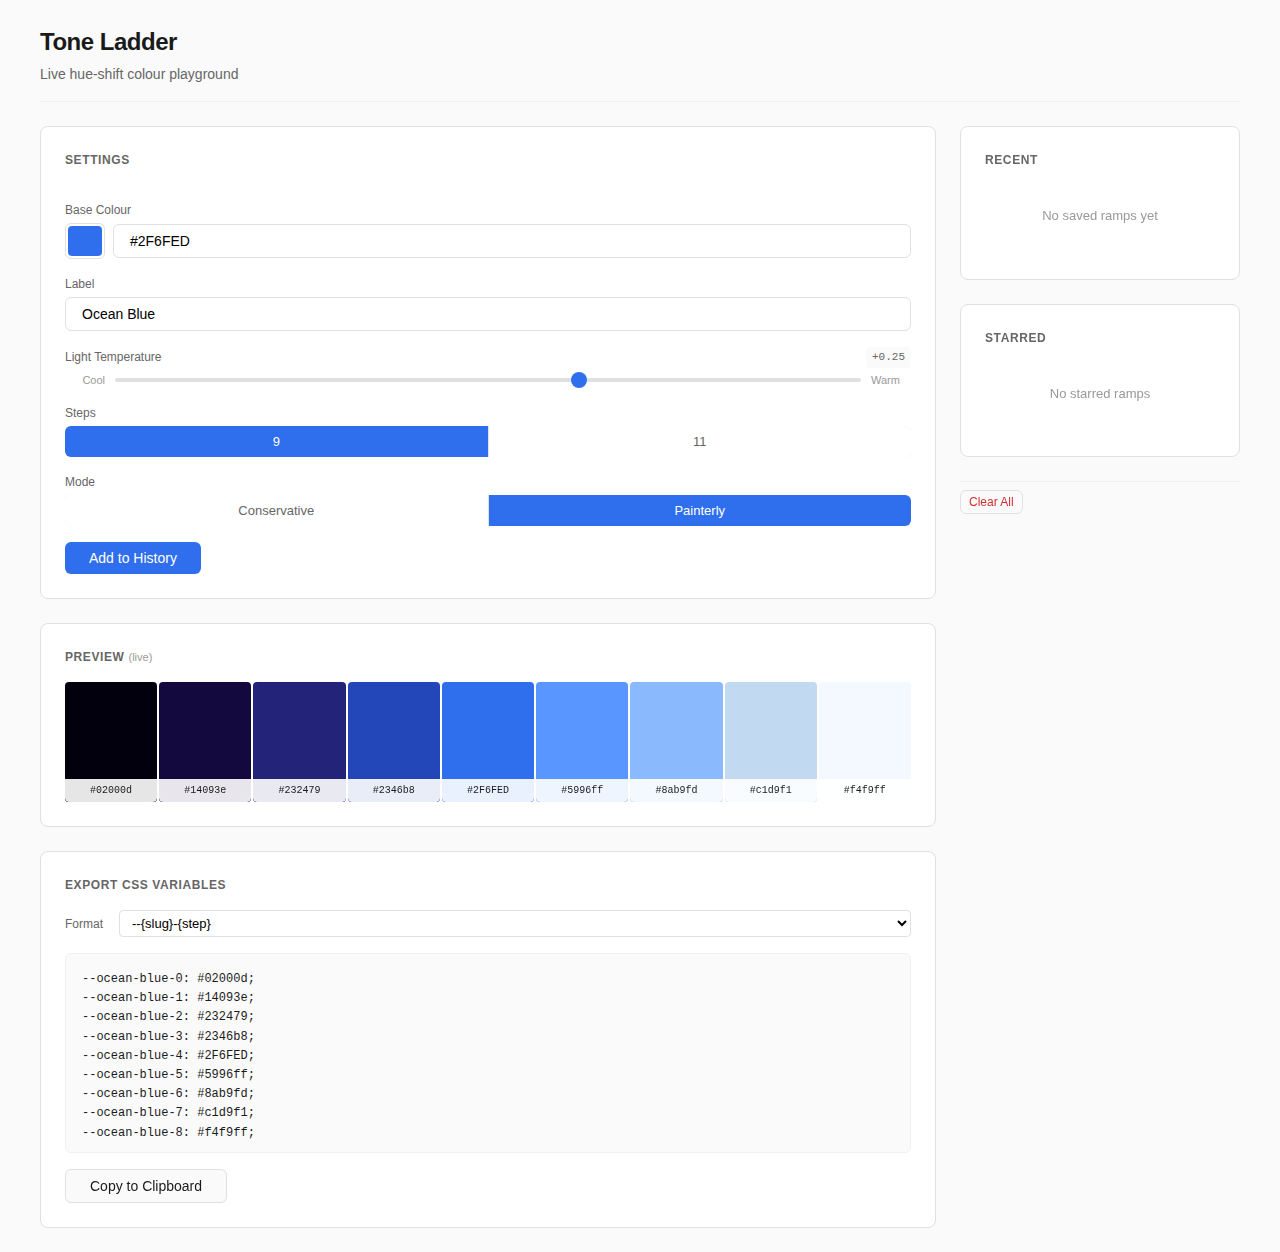
<file: index.html>
<!DOCTYPE html>
<html lang="en">
<head>
  <meta charset="UTF-8">
  <meta name="viewport" content="width=device-width, initial-scale=1.0">
  <title>Tone Ladder</title>
  <link rel="stylesheet" href="./assets/css/styles.css">
</head>
<body>
  <div class="app">
    <header class="header">
      <h1>Tone Ladder</h1>
      <p class="tagline">Live hue-shift colour playground</p>
    </header>

    <main class="main">
      <!-- Input Panel -->
      <section class="panel panel--input">
        <h2 class="panel__title">Settings</h2>

        <div class="input-group">
          <label for="input-hex">Base Colour</label>
          <div class="input-row">
            <input type="color" id="input-color-picker" class="color-picker">
            <input type="text" id="input-hex" placeholder="#2F6FED" maxlength="7">
          </div>
        </div>

        <div class="input-group">
          <label for="input-label">Label</label>
          <input type="text" id="input-label" placeholder="Ocean Blue" required>
        </div>

        <div class="input-group">
          <label for="input-temperature">
            Light Temperature
            <span class="temperature-value" id="temperature-display">+0.25</span>
          </label>
          <div class="slider-container">
            <span class="slider-label slider-label--left">Cool</span>
            <input type="range" id="input-temperature" min="-1" max="1" step="0.05" value="0.25">
            <span class="slider-label slider-label--right">Warm</span>
          </div>
        </div>

        <div class="input-group">
          <label>Steps</label>
          <div class="button-group" role="radiogroup" aria-label="Number of steps">
            <button type="button" class="btn-toggle" data-steps="9" aria-pressed="true">9</button>
            <button type="button" class="btn-toggle" data-steps="11" aria-pressed="false">11</button>
          </div>
        </div>

        <div class="input-group">
          <label>Mode</label>
          <div class="button-group" role="radiogroup" aria-label="Algorithm mode">
            <button type="button" class="btn-toggle" data-mode="conservative" aria-pressed="false">Conservative</button>
            <button type="button" class="btn-toggle" data-mode="painterly" aria-pressed="true">Painterly</button>
          </div>
        </div>

        <div class="action-row">
          <button type="button" id="btn-generate" class="btn btn--primary">Add to History</button>
          <span class="add-feedback" id="add-feedback" hidden>Added!</span>
        </div>
      </section>

      <!-- Preview Panel -->
      <section class="panel panel--preview">
        <h2 class="panel__title">Preview <span class="preview-status">(live)</span></h2>
        <div class="ramp" id="preview-ramp">
          <!-- Swatches rendered by JS -->
        </div>
      </section>

      <!-- Export Panel -->
      <section class="panel panel--export" id="export-panel" hidden>
        <h2 class="panel__title">Export CSS Variables</h2>

        <div class="export-format">
          <div class="export-header">
            <label for="export-format-select">Format</label>
            <select id="export-format-select">
              <option value="short">--{slug}-{step}</option>
              <option value="long">--color-{slug}-{step}</option>
            </select>
          </div>
          <pre class="export-code" id="export-code"></pre>
          <div class="export-actions">
            <button type="button" id="btn-copy" class="btn btn--secondary">Copy to Clipboard</button>
            <span class="copy-feedback" id="copy-feedback" hidden>Copied!</span>
          </div>
        </div>
      </section>
    </main>

    <!-- History Panel -->
    <aside class="sidebar">
      <section class="panel panel--history">
        <div class="history-header">
          <h2 class="panel__title">Recent</h2>
          <button type="button" id="btn-undo" class="btn btn--small btn--ghost" hidden>Undo</button>
        </div>
        <ul class="history-list" id="recent-list">
          <!-- Recent entries rendered by JS -->
        </ul>
        <p class="history-empty" id="recent-empty">No saved ramps yet</p>
      </section>

      <section class="panel panel--starred">
        <h2 class="panel__title">Starred</h2>
        <ul class="history-list" id="starred-list">
          <!-- Starred entries rendered by JS -->
        </ul>
        <p class="history-empty" id="starred-empty">No starred ramps</p>
      </section>

      <div class="history-actions">
        <button type="button" id="btn-clear-all" class="btn btn--small btn--danger">Clear All</button>
      </div>
    </aside>
  </div>

  <script type="module" src="./assets/js/app.js"></script>
</body>
</html>
</file>
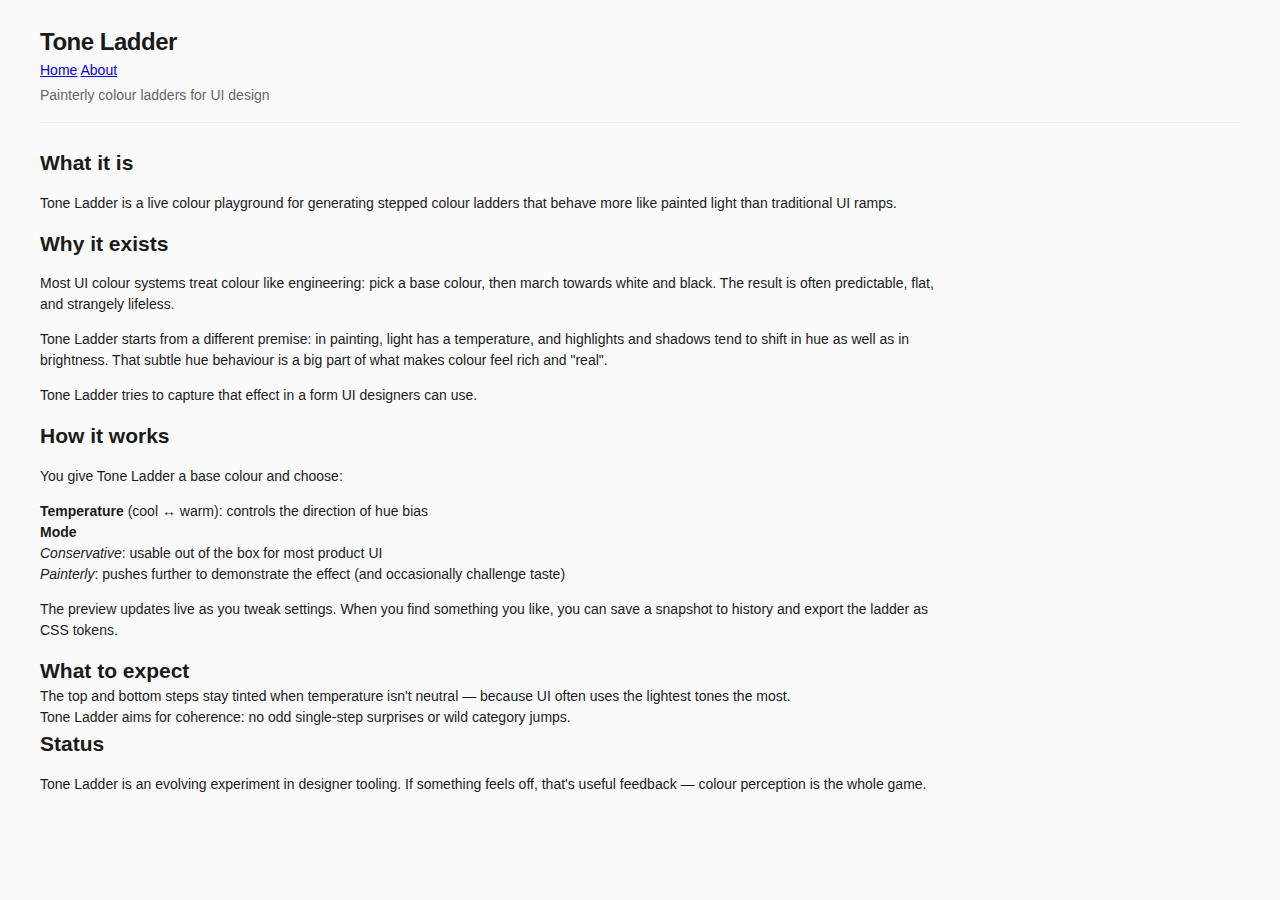
<file: about.html>
<!DOCTYPE html>
<html lang="en">
<head>
  <meta charset="UTF-8">
  <meta name="viewport" content="width=device-width, initial-scale=1.0">
  <meta name="description" content="Tone Ladder is a live colour playground for generating stepped colour ladders with painterly hue behaviour based on light temperature.">
  <title>Tone Ladder — About</title>
  <link rel="stylesheet" href="./assets/css/styles.css">
</head>
<body>
  <div class="app app--about">
    <header class="header">
      <div class="header__top">
        <h1>Tone Ladder</h1>
        <nav class="nav">
          <a href="./index.html" class="nav__link">Home</a>
          <a href="./about.html" class="nav__link nav__link--active">About</a>
        </nav>
      </div>
      <p class="tagline">Painterly colour ladders for UI design</p>
    </header>

    <main class="about">
      <article class="about__content">
        <section class="about__section">
          <h2>What it is</h2>
          <p>Tone Ladder is a live colour playground for generating stepped colour ladders that behave more like painted light than traditional UI ramps.</p>
        </section>

        <section class="about__section">
          <h2>Why it exists</h2>
          <p>Most UI colour systems treat colour like engineering: pick a base colour, then march towards white and black. The result is often predictable, flat, and strangely lifeless.</p>
          <p>Tone Ladder starts from a different premise: in painting, light has a temperature, and highlights and shadows tend to shift in hue as well as in brightness. That subtle hue behaviour is a big part of what makes colour feel rich and "real".</p>
          <p>Tone Ladder tries to capture that effect in a form UI designers can use.</p>
        </section>

        <section class="about__section">
          <h2>How it works</h2>
          <p>You give Tone Ladder a base colour and choose:</p>
          <ul>
            <li><strong>Temperature</strong> (cool ↔ warm): controls the direction of hue bias</li>
            <li><strong>Mode</strong>
              <ul>
                <li><em>Conservative</em>: usable out of the box for most product UI</li>
                <li><em>Painterly</em>: pushes further to demonstrate the effect (and occasionally challenge taste)</li>
              </ul>
            </li>
          </ul>
          <p>The preview updates live as you tweak settings. When you find something you like, you can save a snapshot to history and export the ladder as CSS tokens.</p>
        </section>

        <section class="about__section">
          <h2>What to expect</h2>
          <ul>
            <li>The top and bottom steps stay tinted when temperature isn't neutral — because UI often uses the lightest tones the most.</li>
            <li>Tone Ladder aims for coherence: no odd single-step surprises or wild category jumps.</li>
          </ul>
        </section>

        <section class="about__section">
          <h2>Status</h2>
          <p>Tone Ladder is an evolving experiment in designer tooling. If something feels off, that's useful feedback — colour perception is the whole game.</p>
        </section>
      </article>
    </main>
  </div>
</body>
</html>
</file>
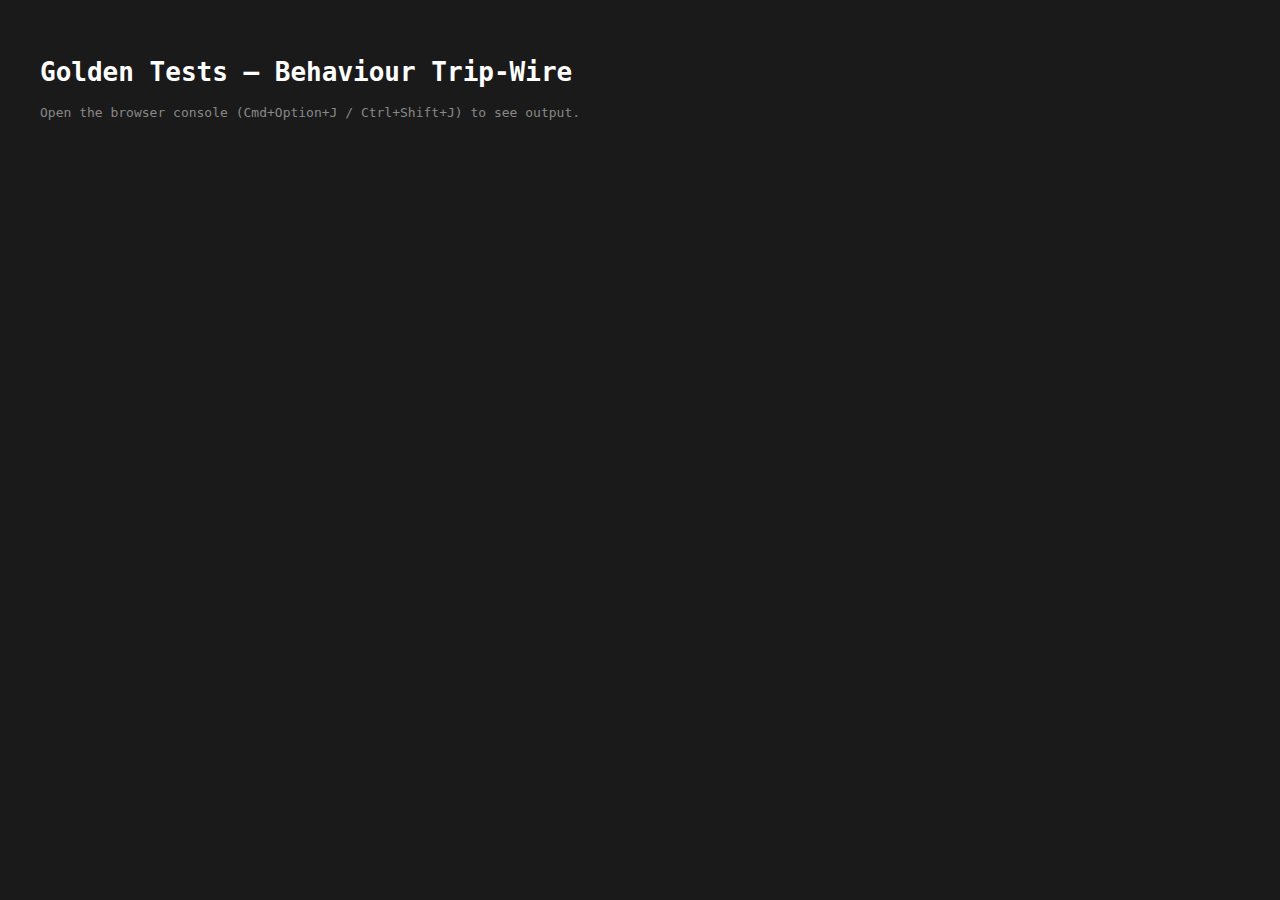
<file: debug-golden.html>
<!DOCTYPE html>
<html lang="en">
<head>
  <meta charset="UTF-8">
  <title>Golden Tests – Behaviour Trip-Wire</title>
  <style>
    body { font-family: monospace; background: #1a1a1a; color: #e0e0e0; padding: 2rem; }
    h1 { color: #fff; }
    .instructions { color: #888; margin-bottom: 2rem; }
  </style>
</head>
<body>
  <h1>Golden Tests – Behaviour Trip-Wire</h1>
  <p class="instructions">Open the browser console (Cmd+Option+J / Ctrl+Shift+J) to see output.</p>

  <script type="module">
    import { generateRamp } from './assets/js/colorModels/index.js';
    import {
      hexToOklch,
      hexToSrgb, srgbToLinearRgb, linearRgbToOklab
    } from './assets/js/colorModels/convert.js';

    // ── Helpers ──────────────────────────────────────────────

    /** Convert hex to OKLab {L, a, b} */
    function hexToOklab(hex) {
      return linearRgbToOklab(srgbToLinearRgb(hexToSrgb(hex)));
    }

    /** ΔE in OKLab (simple Euclidean) */
    function deltaE(hex1, hex2) {
      const a = hexToOklab(hex1);
      const b = hexToOklab(hex2);
      return Math.sqrt((a.L - b.L) ** 2 + (a.a - b.a) ** 2 + (a.b - b.b) ** 2);
    }

    // ── Golden cases ─────────────────────────────────────────
    // Blue, red, pink-red, yellow, neutral, teal — all at steps=11.

    const goldenCases = [
      // Blue
      { base: '#2F6FED', temp: +1, steps: 11, mode: 'conservative' },
      { base: '#2F6FED', temp: -1, steps: 11, mode: 'conservative' },
      { base: '#2F6FED', temp: +1, steps: 11, mode: 'painterly' },
      { base: '#2F6FED', temp: -1, steps: 11, mode: 'painterly' },
      // Red
      { base: '#B51A00', temp: +1, steps: 11, mode: 'painterly' },
      { base: '#B51A00', temp: -1, steps: 11, mode: 'painterly' },
      // Pink-red
      { base: '#E63B7A', temp: -1, steps: 11, mode: 'painterly' },
      // Yellow
      { base: '#FEC700', temp: +1, steps: 11, mode: 'conservative' },
      { base: '#FEC700', temp: -1, steps: 11, mode: 'conservative' },
      { base: '#FEC700', temp: -1, steps: 11, mode: 'painterly' },
      // Neutral
      { base: '#e9e9e9', temp: +1, steps: 11, mode: 'conservative' },
      { base: '#e9e9e9', temp: -1, steps: 11, mode: 'conservative' },
      { base: '#e9e9e9', temp: +1, steps: 11, mode: 'painterly' },
      { base: '#e9e9e9', temp: -1, steps: 11, mode: 'painterly' },
      // Teal
      { base: '#47868B', temp: +1, steps: 11, mode: 'conservative' },
      { base: '#47868B', temp: -1, steps: 11, mode: 'conservative' },
      { base: '#47868B', temp: +1, steps: 11, mode: 'painterly' },
      { base: '#47868B', temp: -1, steps: 11, mode: 'painterly' },
    ];

    // ── Run ──────────────────────────────────────────────────

    function runGoldenTests() {
      console.clear();

      let hardFails = 0;
      const warnings = [];   // { base, message }

      // Pre-generate all ramps once
      const ramps = goldenCases.map(tc => ({
        ...tc,
        ramp: generateRamp(tc.base, tc.temp, tc.steps, tc.mode),
      }));

      // Helper to label a case
      const label = tc => `${tc.base} temp=${tc.temp > 0 ? '+1' : '-1'} ${tc.mode}`;

      // ── Tier 1: Hard FAILs ──────────────────────────────

      console.log('='.repeat(60));
      console.log('TIER 1 — HARD CHECKS');
      console.log('='.repeat(60));

      // 1a. Monotonic lightness (strict increase)
      console.log('');
      console.log('1a. Monotonic lightness');
      for (const tc of ramps) {
        let prev = -Infinity;
        for (let i = 0; i < tc.ramp.length; i++) {
          const L = hexToOklch(tc.ramp[i]).L;
          if (L <= prev) {
            hardFails++;
            console.log(`  FAIL  ${label(tc)} — step ${i} L=${L.toFixed(4)} <= prev ${prev.toFixed(4)}`);
          }
          prev = L;
        }
      }
      if (hardFails === 0) console.log('  all pass');

      // 1b. Midpoint anchoring (mid step must equal base hex)
      console.log('');
      console.log('1b. Midpoint anchoring');
      const midFailsBefore = hardFails;
      for (const tc of ramps) {
        const mid = Math.floor(tc.steps / 2);
        const midHex = tc.ramp[mid].toUpperCase();
        const baseHex = tc.base.toUpperCase();
        if (midHex !== baseHex) {
          hardFails++;
          console.log(`  FAIL  ${label(tc)} — base=${baseHex}  mid[${mid}]=${midHex}`);
        }
      }
      if (hardFails === midFailsBefore) console.log('  all pass');

      // ── Tier 2: Soft WARNs ──────────────────────────────

      console.log('');
      console.log('='.repeat(60));
      console.log('TIER 2 — SOFT WARNINGS');
      console.log('='.repeat(60));

      // Collect unique bases that have visible chroma (C >= 0.02 at midpoint).
      const chromaBases = [...new Set(goldenCases.map(tc => tc.base))].filter(base => {
        const oklch = hexToOklch(base);
        return oklch.C >= 0.02;
      });

      // "Top 3 highlights" = last 3 steps.
      const top3 = (steps) => [steps - 3, steps - 2, steps - 1];

      // Tier-2 checks are pragmatic.
      // Near-white highlights have limited chroma headroom in sRGB, so we use a
      // lower ΔE threshold there. Elsewhere we use a higher threshold to avoid
      // “difference for difference’s sake”.

      // Chroma below this: treat hue/tint as meaningless (skip pair if BOTH are below)
      const LOW_C = 0.01;

      // Treat near-white highlights differently (small tints are all you can get)
      const NEAR_WHITE_L = 0.95;

      // Pragmatic ΔE thresholds (tunable)
      const DE_THRESHOLD_NORMAL = 0.03;      // “clearly different” in UI
      const DE_THRESHOLD_NEAR_WHITE = 0.015; // “barely visible tint” near white

      function isNearWhite(hex) {
        return hexToOklch(hex).L >= NEAR_WHITE_L;
      }

      function thresholdForPair(hexA, hexB) {
        // If either swatch is near-white, use the lower threshold.
        return (isNearWhite(hexA) || isNearWhite(hexB))
          ? DE_THRESHOLD_NEAR_WHITE
          : DE_THRESHOLD_NORMAL;
      }

      // Return { maxDE, maxAtStep, comparedAny, comparedPairs }
      function maxDeltaEOverTop3(rampA, rampB, steps) {
        const indices = top3(steps);
        let maxDE = 0;
        let maxAtStep = null;
        let comparedAny = false;
        let comparedPairs = 0;

        for (const i of indices) {
          const hexA = rampA[i];
          const hexB = rampB[i];

          const cA = hexToOklch(hexA).C;
          const cB = hexToOklch(hexB).C;

          // Skip if both near-zero chroma (hue meaningless)
          if (cA < LOW_C && cB < LOW_C) continue;

          comparedAny = true;
          comparedPairs++;

          const de = deltaE(hexA, hexB);
          if (de > maxDE) {
            maxDE = de;
            maxAtStep = i;
          }
        }

        return { maxDE, maxAtStep, comparedAny, comparedPairs };
      }

      // Return the effective threshold for the step that had maxDE (or normal default)
      function thresholdForMaxStep(rampA, rampB, maxAtStep) {
        if (maxAtStep == null) return DE_THRESHOLD_NORMAL;
        return thresholdForPair(rampA[maxAtStep], rampB[maxAtStep]);
      }

      // 2a. Low temperature sensitivity (warm vs cool, same mode)
      console.log('');
      console.log('2a. Temperature sensitivity (warm vs cool, same mode)');

      for (const base of chromaBases) {
        const modes = [...new Set(goldenCases.filter(tc => tc.base === base).map(tc => tc.mode))];
        for (const mode of modes) {
          const warm = ramps.find(tc => tc.base === base && tc.mode === mode && tc.temp > 0);
          const cool = ramps.find(tc => tc.base === base && tc.mode === mode && tc.temp < 0);
          if (!warm || !cool) continue;

          const { maxDE, maxAtStep, comparedAny } = maxDeltaEOverTop3(warm.ramp, cool.ramp, warm.steps);
          const thresh = thresholdForMaxStep(warm.ramp, cool.ramp, maxAtStep);

          if (comparedAny && maxDE < thresh) {
            const msg = `${mode}: max ΔE=${maxDE.toFixed(3)} at step ${maxAtStep} (threshold ${thresh})`;
            warnings.push({ base, message: msg });
            console.log(`  WARN  ${base} ${mode} — ${msg}`);
          }
        }
      }

      // 2b. Low mode separation (conservative vs painterly, same temp)
      console.log('');
      console.log('2b. Mode separation (conservative vs painterly, same temp)');

      for (const base of chromaBases) {
        const temps = [...new Set(goldenCases.filter(tc => tc.base === base).map(tc => tc.temp))];
        for (const temp of temps) {
          const cons = ramps.find(tc => tc.base === base && tc.temp === temp && tc.mode === 'conservative');
          const paint = ramps.find(tc => tc.base === base && tc.temp === temp && tc.mode === 'painterly');
          if (!cons || !paint) continue;

          const { maxDE, maxAtStep, comparedAny } = maxDeltaEOverTop3(cons.ramp, paint.ramp, cons.steps);
          const thresh = thresholdForMaxStep(cons.ramp, paint.ramp, maxAtStep);

          if (comparedAny && maxDE < thresh) {
            const tempLabel = temp > 0 ? 'warm' : 'cool';
            const msg = `${tempLabel}: max ΔE=${maxDE.toFixed(3)} at step ${maxAtStep} (threshold ${thresh})`;
            warnings.push({ base, message: msg });
            console.log(`  WARN  ${base} ${tempLabel} — ${msg}`);
          }
        }
      }

      // ── Summary ─────────────────────────────────────────

      console.log('');
      console.log('='.repeat(60));
      console.log('SUMMARY');
      console.log('='.repeat(60));
      console.log(`  Cases:    ${ramps.length}`);
      console.log(`  FAIL:     ${hardFails}`);
      console.log(`  WARN:     ${warnings.length}`);

      if (warnings.length > 0) {
        console.log('');
        console.log('  Warnings by base:');
        const grouped = {};
        for (const w of warnings) {
          (grouped[w.base] ??= []).push(w.message);
        }
        for (const [base, msgs] of Object.entries(grouped)) {
          console.log(`    ${base}`);
          for (const m of msgs) console.log(`      – ${m}`);
        }
      }

      console.log('');
      if (hardFails > 0) {
        console.log(`❌  ${hardFails} hard fail(s) — see above.`);
      } else {
        console.log('✅  All hard checks pass.');
      }
      console.log('='.repeat(60));
    }

    window.runGoldenTests = runGoldenTests;
    runGoldenTests();
  </script>
</body>
</html>
</file>
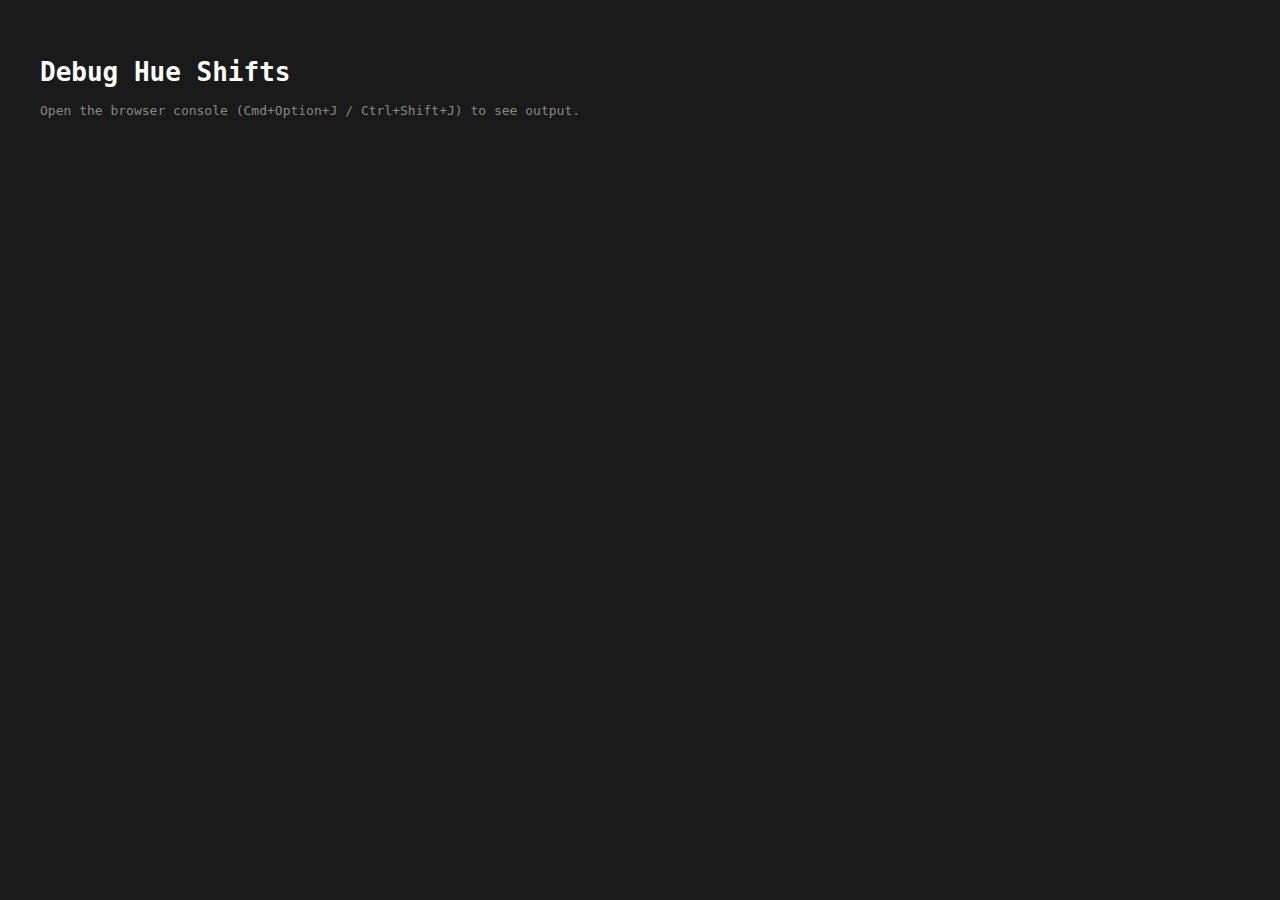
<file: debug-hue.html>
<!DOCTYPE html>
<html lang="en">
<head>
  <meta charset="UTF-8">
  <title>Debug Hue Shifts</title>
  <style>
    body { font-family: monospace; background: #1a1a1a; color: #e0e0e0; padding: 2rem; }
    h1 { color: #fff; margin-bottom: 1rem; }
    .instructions { color: #888; margin-bottom: 2rem; }
  </style>
</head>
<body>
  <h1>Debug Hue Shifts</h1>
  <p class="instructions">Open the browser console (Cmd+Option+J / Ctrl+Shift+J) to see output.</p>

  <script type="module">
    import { debugHue } from './assets/js/colorModels/index.js';

    console.clear();

    // Run debug for #2F6FED at temp +1 (painterly mode)
    console.log('========================================');
    console.log('TEST 1: Base #2F6FED, Temp +1, Painterly');
    console.log('========================================');
    debugHue('#2F6FED', 1, 9, 'painterly');

    // Run debug for #2F6FED at temp -1 (painterly mode)
    console.log('========================================');
    console.log('TEST 2: Base #2F6FED, Temp -1, Painterly');
    console.log('========================================');
    debugHue('#2F6FED', -1, 9, 'painterly');
  </script>
</body>
</html>
</file>
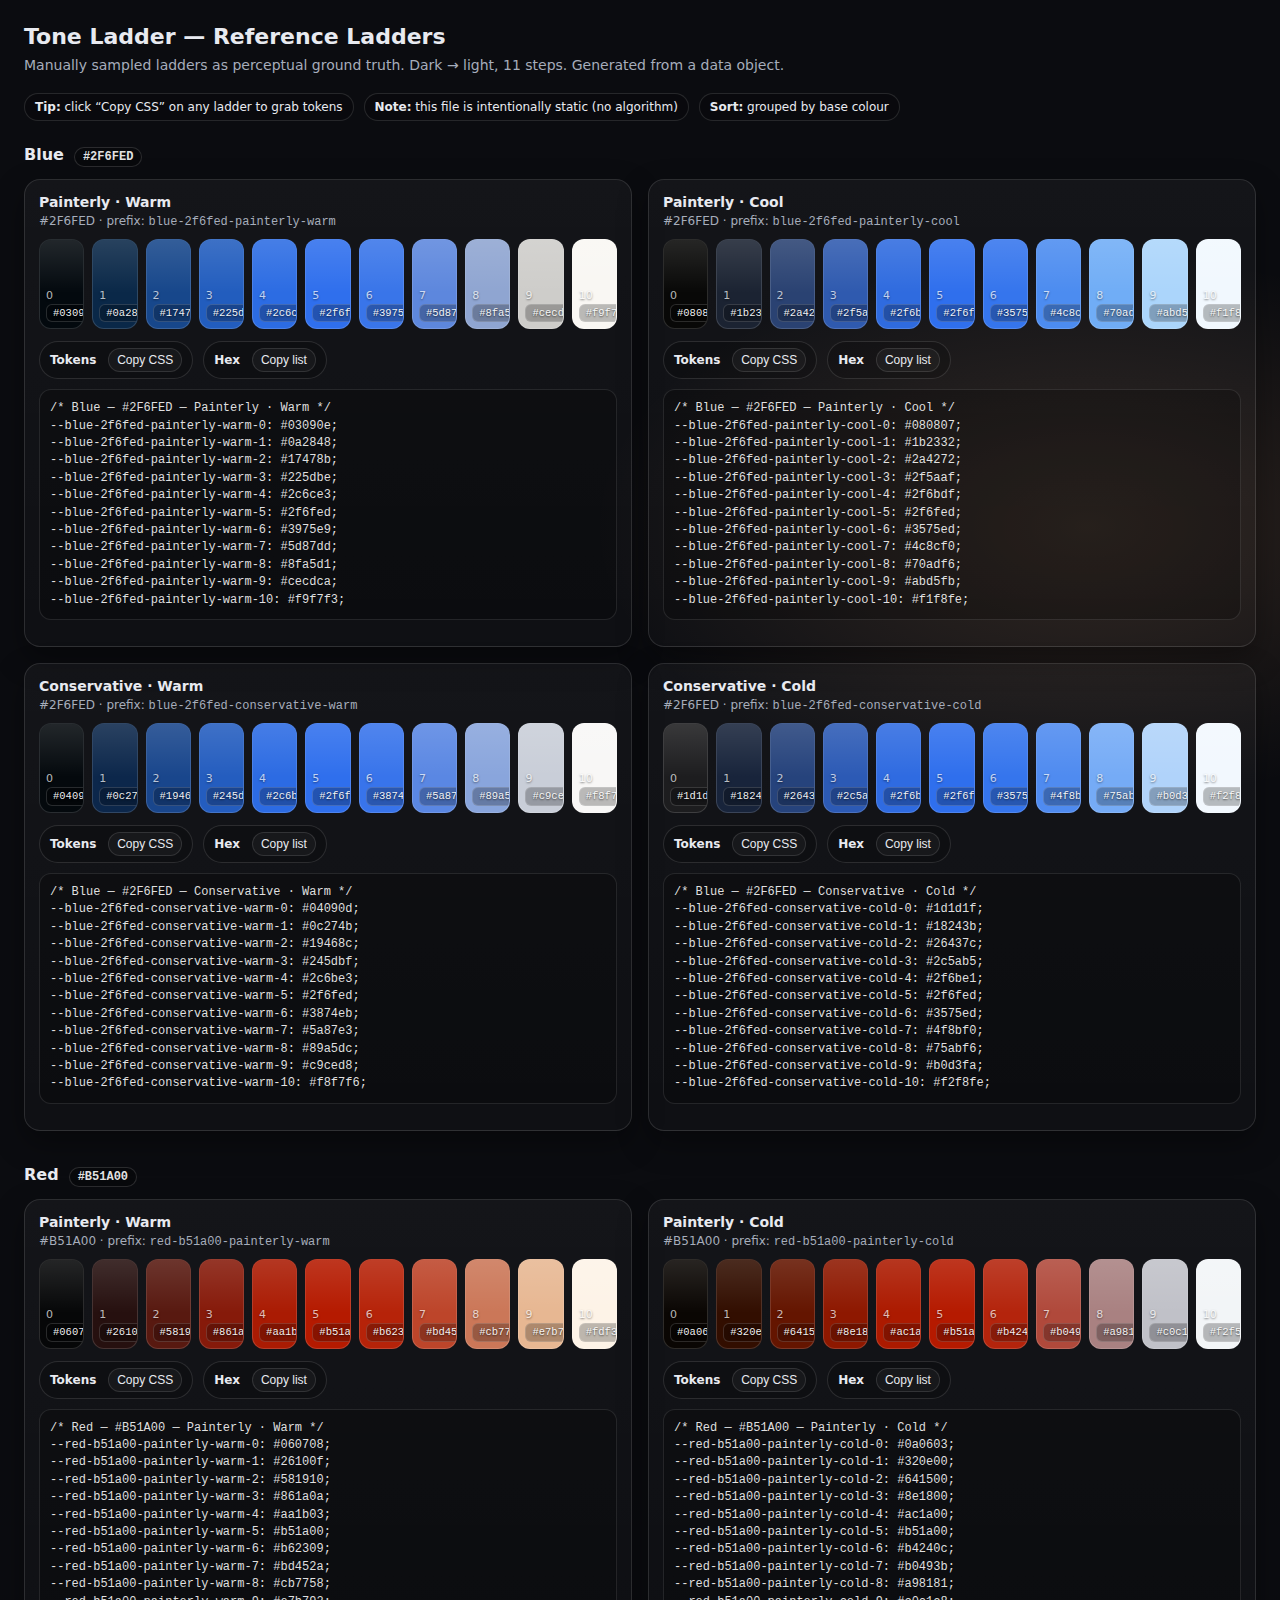
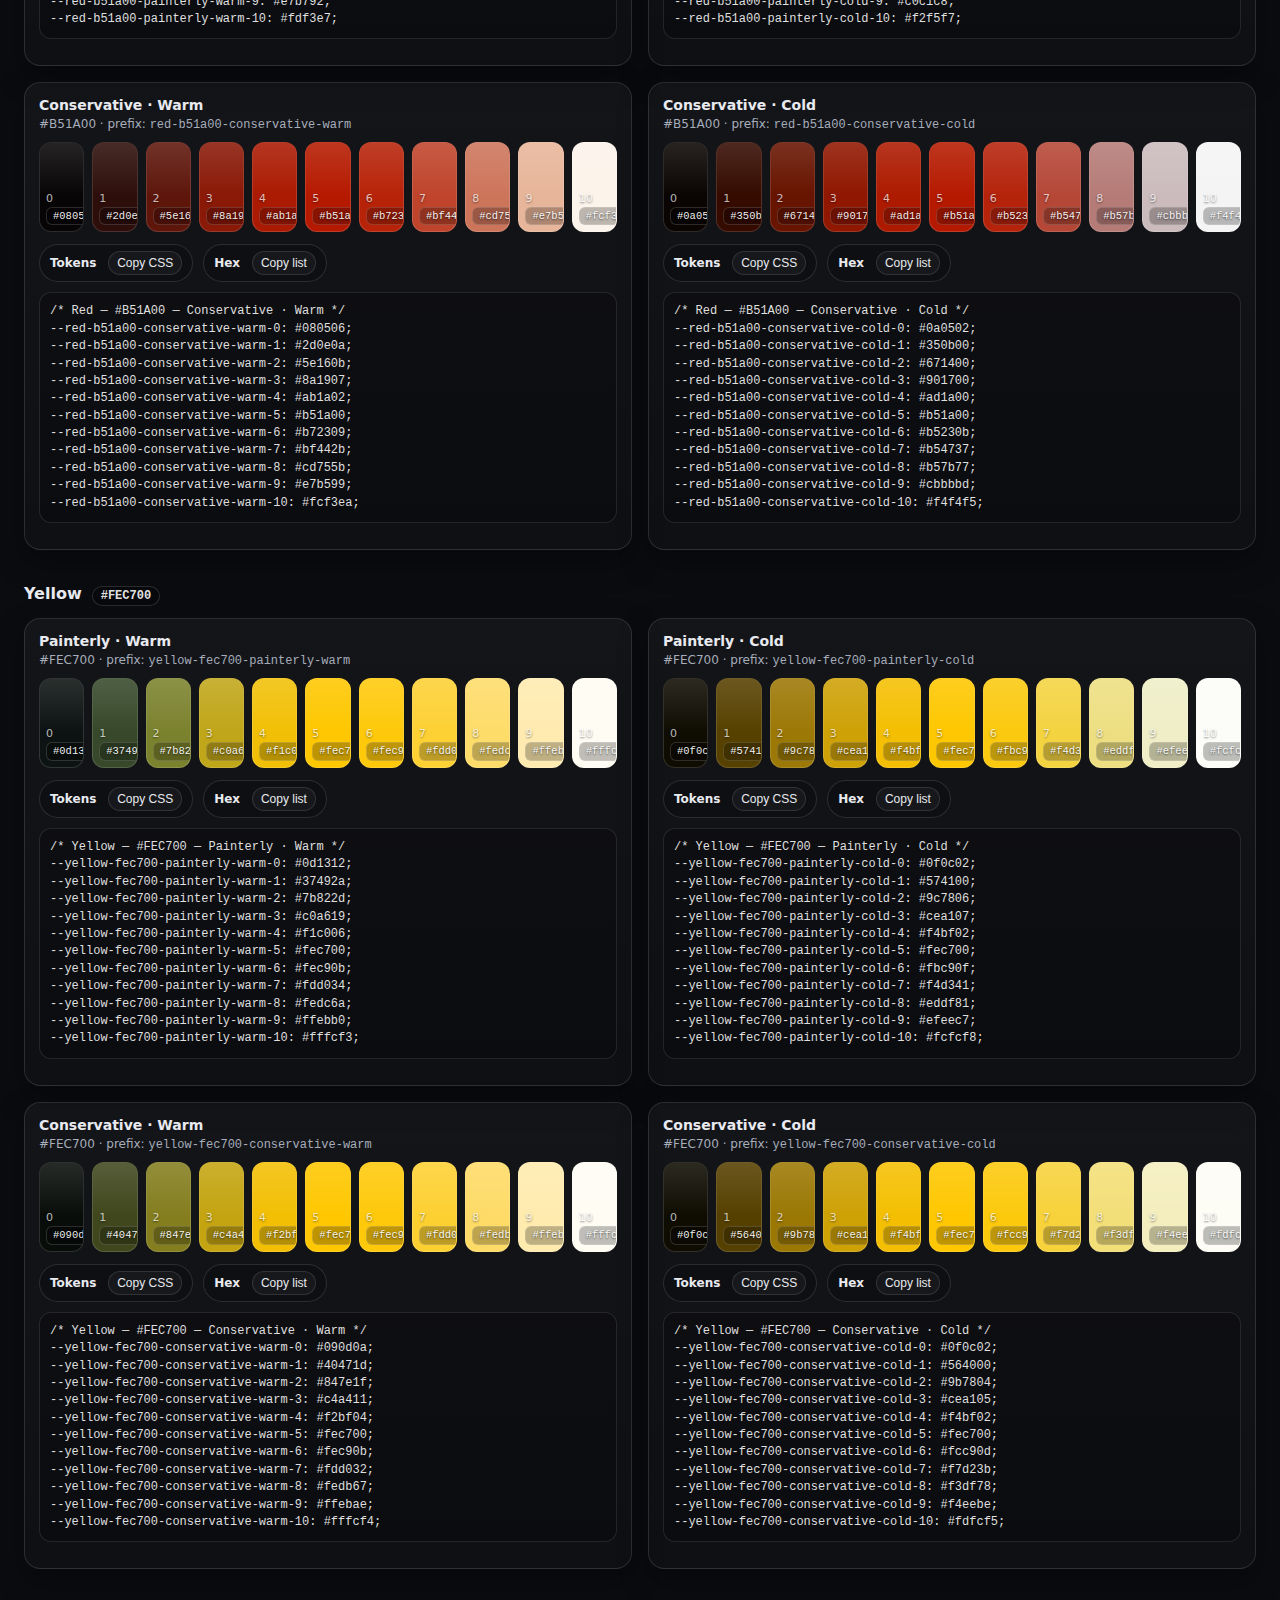
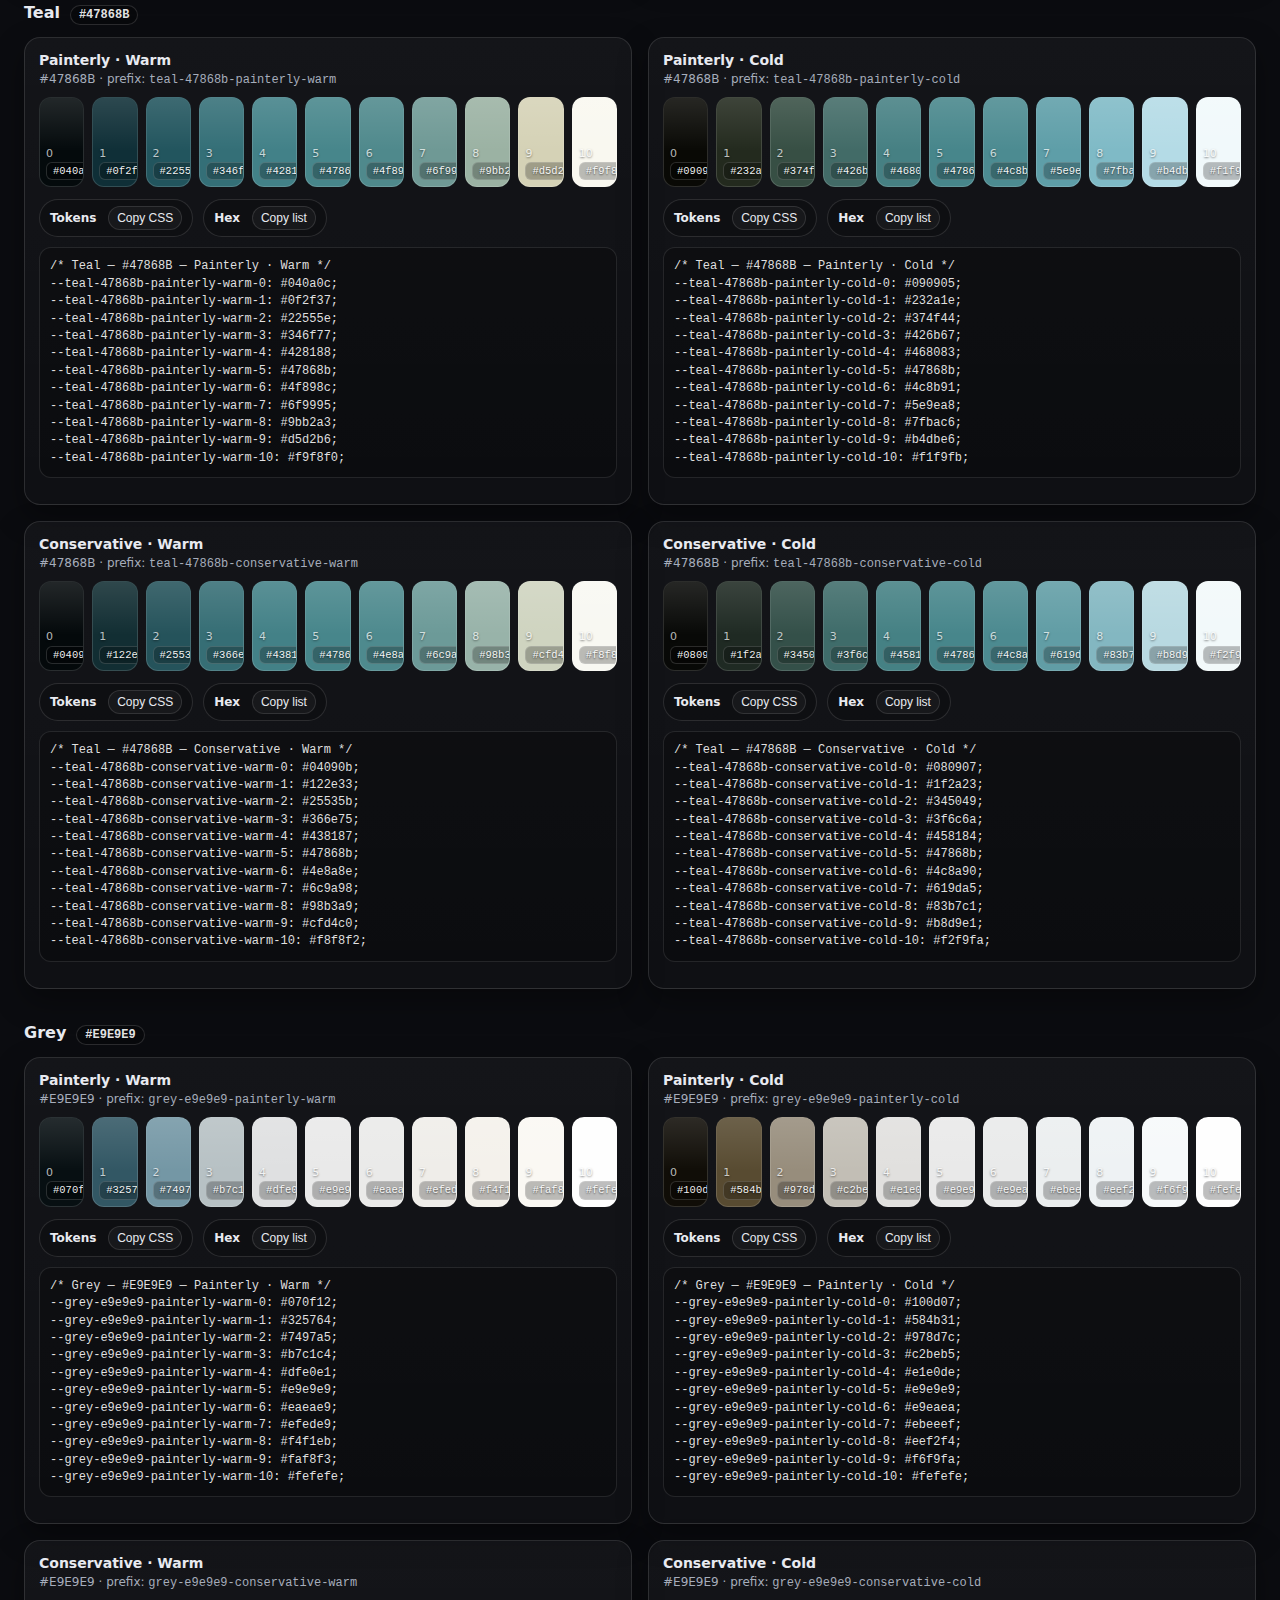
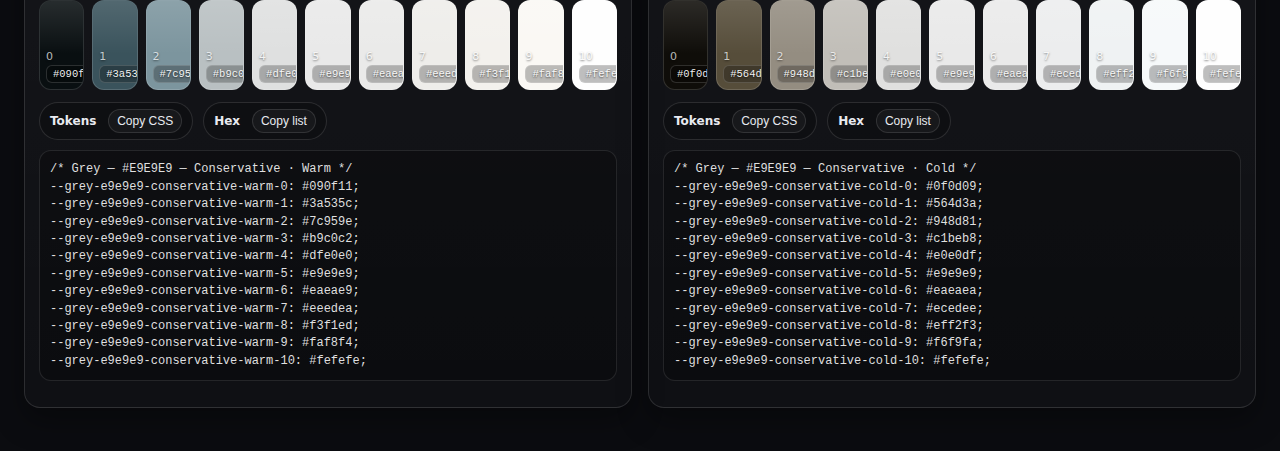
<file: ramp-reference-v2.html>
<!doctype html>
<html lang="en">
<head>
<meta charset="utf-8" />
<meta name="viewport" content="width=device-width, initial-scale=1" />
<title>Tone Ladder — Reference Ladders</title>

<style>
  :root{
    --bg:#0b0c10;
    --text:#e8eaf0;
    --muted:#a6adbb;
    --border:rgba(255,255,255,0.12);
    --cardGrad1:rgba(255,255,255,0.04);
    --cardGrad2:rgba(255,255,255,0.02);
  }
  *{box-sizing:border-box}
  body{
    margin:0;
    padding:24px;
    font-family:system-ui,-apple-system,Segoe UI,Roboto,Helvetica,Arial,sans-serif;
    background:
      radial-gradient(1000px 500px at 15% -10%, rgba(120,140,255,0.18), transparent 60%),
      radial-gradient(900px 500px at 85% 10%, rgba(255,180,120,0.14), transparent 55%),
      var(--bg);
    color:var(--text);
  }
  .wrap{max-width:1240px;margin:0 auto}
  header{display:grid;gap:6px;margin-bottom:18px}
  h1{margin:0;font-size:22px}
  p{margin:0;color:var(--muted);font-size:14px;line-height:1.45}

  .toolbar{
    display:flex;
    flex-wrap:wrap;
    gap:10px;
    align-items:center;
    margin: 14px 0 24px;
  }
  .chip{
    border:1px solid var(--border);
    background: rgba(0,0,0,0.18);
    color: var(--text);
    border-radius: 999px;
    padding: 6px 10px;
    font-size: 12px;
  }
  .chip strong{font-weight:650}
  .chip button{
    margin-left:8px;
    border:1px solid var(--border);
    background: rgba(255,255,255,0.04);
    color: var(--text);
    border-radius: 999px;
    padding: 4px 8px;
    font-size: 12px;
    cursor:pointer;
  }
  .chip button:hover{background: rgba(255,255,255,0.08);}

  section{margin-bottom:34px}
  .section-title{
    display:flex;
    align-items:baseline;
    gap:10px;
    margin:0 0 12px;
    font-size:16px;
    font-weight:650;
  }
  .section-title code{
    font-weight:600;
    font-size:12px;
    color: rgba(255,255,255,0.9);
    background: rgba(0,0,0,0.25);
    border: 1px solid rgba(255,255,255,0.14);
    border-radius: 999px;
    padding: 2px 8px;
  }

  .grid{display:grid;gap:16px}
  @media (min-width: 900px){
    .grid{grid-template-columns:1fr 1fr}
  }

  .card{
    background: linear-gradient(180deg, var(--cardGrad1), var(--cardGrad2));
    border: 1px solid var(--border);
    border-radius: 16px;
    padding: 14px;
    box-shadow: 0 12px 30px rgba(0,0,0,0.35);
    overflow:hidden;
  }
  .card h3{margin:0 0 4px;font-size:14px;font-weight:650}
  .meta{font-size:12px;color:var(--muted);margin-bottom:10px}

  .ramp{
    display:grid;
    grid-template-columns: repeat(11, minmax(0,1fr));
    gap:8px;
  }
  .swatch{
    position:relative;
    min-height:90px;
    border-radius:12px;
    border:1px solid rgba(255,255,255,0.15);
    overflow:hidden;
  }
  .swatch::after{
    content:"";
    position:absolute;
    inset:0;
    background: linear-gradient(180deg, rgba(255,255,255,0.12), transparent 60%);
    pointer-events:none;
  }
  .label{
    position:absolute;
    left:6px; right:6px; bottom:6px;
    font-size:11px;
    line-height:1.2;
    color:rgba(255,255,255,0.95);
    text-shadow:0 1px 2px rgba(0,0,0,0.6);
  }
  .idx{opacity:0.75;font-variant-numeric:tabular-nums}
  .label code{
    display:inline-block;
    margin-top:2px;
    font-family: ui-monospace, SFMono-Regular, Menlo, Monaco, Consolas, monospace;
    font-size:10.5px;
    background: rgba(0,0,0,0.25);
    padding:2px 6px;
    border-radius:6px;
    border:1px solid rgba(255,255,255,0.15);
  }

  .vars{
    margin-top:10px;
    padding:10px;
    border-radius:12px;
    border:1px solid rgba(255,255,255,0.10);
    background: rgba(0,0,0,0.22);
    color: rgba(255,255,255,0.88);
    font-size: 12px;
    line-height: 1.45;
    overflow:auto;
    font-family: ui-monospace, SFMono-Regular, Menlo, Monaco, Consolas, monospace;
  }
</style>
</head>

<body>
<div class="wrap">
  <header>
    <h1>Tone Ladder — Reference Ladders</h1>
    <p>Manually sampled ladders as perceptual ground truth. Dark → light, 11 steps. Generated from a data object.</p>
  </header>

  <div class="toolbar">
    <span class="chip"><strong>Tip:</strong> click “Copy CSS” on any ladder to grab tokens</span>
    <span class="chip"><strong>Note:</strong> this file is intentionally static (no algorithm)</span>
    <span class="chip"><strong>Sort:</strong> grouped by base colour</span>
  </div>

  <div id="app"></div>
</div>

<script>
  // Data model:
  // groups: [{ name, base, ladders: [{ mode, tempLabel, tempKey, steps[] }] }]
  const GROUPS = [
    {
      name: "Blue",
      base: "#2F6FED",
      ladders: [
        { mode: "Painterly",     tempLabel: "Warm", tempKey: "warm", steps: ["#03090e","#0a2848","#17478b","#225dbe","#2c6ce3","#2f6fed","#3975e9","#5d87dd","#8fa5d1","#cecdca","#f9f7f3"] },
        { mode: "Painterly",     tempLabel: "Cool", tempKey: "cool", steps: ["#080807","#1b2332","#2a4272","#2f5aaf","#2f6bdf","#2f6fed","#3575ed","#4c8cf0","#70adf6","#abd5fb","#f1f8fe"] },
        { mode: "Conservative",  tempLabel: "Warm", tempKey: "warm", steps: ["#04090d","#0c274b","#19468c","#245dbf","#2c6be3","#2f6fed","#3874eb","#5a87e3","#89a5dc","#c9ced8","#f8f7f6"] },
        { mode: "Conservative",  tempLabel: "Cold", tempKey: "cool", steps: ["#1d1d1f","#18243b","#26437c","#2c5ab5","#2f6be1","#2f6fed","#3575ed","#4f8bf0","#75abf6","#b0d3fa","#f2f8fe"] },
      ]
    },
    {
      name: "Red",
      base: "#B51A00",
      ladders: [
        { mode: "Painterly",     tempLabel: "Warm", tempKey: "warm", steps: ["#060708","#26100f","#581910","#861a0a","#aa1b03","#b51a00","#b62309","#bd452a","#cb7758","#e7b792","#fdf3e7"] },
        { mode: "Painterly",     tempLabel: "Cold", tempKey: "cool", steps: ["#0a0603","#320e00","#641500","#8e1800","#ac1a00","#b51a00","#b4240c","#b0493b","#a98181","#c0c1c8","#f2f5f7"] },
        { mode: "Conservative",  tempLabel: "Warm", tempKey: "warm", steps: ["#080506","#2d0e0a","#5e160b","#8a1907","#ab1a02","#b51a00","#b72309","#bf442b","#cd755b","#e7b599","#fcf3ea"] },
        { mode: "Conservative",  tempLabel: "Cold", tempKey: "cool", steps: ["#0a0502","#350b00","#671400","#901700","#ad1a00","#b51a00","#b5230b","#b54737","#b57b77","#cbbbbd","#f4f4f5"] },
      ]
    },
    {
      name: "Yellow",
      base: "#FEC700",
      ladders: [
        { mode: "Painterly",     tempLabel: "Warm", tempKey: "warm", steps: ["#0d1312","#37492a","#7b822d","#c0a619","#f1c006","#fec700","#fec90b","#fdd034","#fedc6a","#ffebb0","#fffcf3"] },
        { mode: "Painterly",     tempLabel: "Cold", tempKey: "cool", steps: ["#0f0c02","#574100","#9c7806","#cea107","#f4bf02","#fec700","#fbc90f","#f4d341","#eddf81","#efeec7","#fcfcf8"] },
        { mode: "Conservative",  tempLabel: "Warm", tempKey: "warm", steps: ["#090d0a","#40471d","#847e1f","#c4a411","#f2bf04","#fec700","#fec90b","#fdd032","#fedb67","#ffebae","#fffcf4"] },
        { mode: "Conservative",  tempLabel: "Cold", tempKey: "cool", steps: ["#0f0c02","#564000","#9b7804","#cea105","#f4bf02","#fec700","#fcc90d","#f7d23b","#f3df78","#f4eebe","#fdfcf5"] },
      ]
    },
    {
      name: "Teal",
      base: "#47868B",
      ladders: [
        { mode: "Painterly",     tempLabel: "Warm", tempKey: "warm", steps: ["#040a0c","#0f2f37","#22555e","#346f77","#428188","#47868b","#4f898c","#6f9995","#9bb2a3","#d5d2b6","#f9f8f0"] },
        { mode: "Painterly",     tempLabel: "Cold", tempKey: "cool", steps: ["#090905","#232a1e","#374f44","#426b67","#468083","#47868b","#4c8b91","#5e9ea8","#7fbac6","#b4dbe6","#f1f9fb"] },
        { mode: "Conservative",  tempLabel: "Warm", tempKey: "warm", steps: ["#04090b","#122e33","#25535b","#366e75","#438187","#47868b","#4e8a8e","#6c9a98","#98b3a9","#cfd4c0","#f8f8f2"] },
        { mode: "Conservative",  tempLabel: "Cold", tempKey: "cool", steps: ["#080907","#1f2a23","#345049","#3f6c6a","#458184","#47868b","#4c8a90","#619da5","#83b7c1","#b8d9e1","#f2f9fa"] },
      ]
    },
    {
      name: "Grey",
      base: "#E9E9E9",
      ladders: [
        { mode: "Painterly",     tempLabel: "Warm", tempKey: "warm", steps: ["#070f12","#325764","#7497a5","#b7c1c4","#dfe0e1","#e9e9e9","#eaeae9","#efede9","#f4f1eb","#faf8f3","#fefefe"] },
        { mode: "Painterly",     tempLabel: "Cold", tempKey: "cool", steps: ["#100d07","#584b31","#978d7c","#c2beb5","#e1e0de","#e9e9e9","#e9eaea","#ebeeef","#eef2f4","#f6f9fa","#fefefe"] },
        { mode: "Conservative",  tempLabel: "Warm", tempKey: "warm", steps: ["#090f11","#3a535c","#7c959e","#b9c0c2","#dfe0e0","#e9e9e9","#eaeae9","#eeedea","#f3f1ed","#faf8f4","#fefefe"] },
        { mode: "Conservative",  tempLabel: "Cold", tempKey: "cool", steps: ["#0f0d09","#564d3a","#948d81","#c1beb8","#e0e0df","#e9e9e9","#eaeaea","#ecedee","#eff2f3","#f6f9fa","#fefefe"] },
      ]
    }
  ];

  function escapeHtml(s){
    return String(s)
      .replaceAll("&","&amp;")
      .replaceAll("<","&lt;")
      .replaceAll(">","&gt;")
      .replaceAll('"',"&quot;")
      .replaceAll("'","&#039;");
  }

  function ladderTokenName(baseHex, groupName, mode, tempLabel){
    // Stable-ish token prefix: group name + base hex (no #) + mode + temp
    const base = baseHex.replace("#","").toLowerCase();
    const g = groupName.toLowerCase().replace(/\s+/g,"-");
    const m = mode.toLowerCase();
    const t = tempLabel.toLowerCase();
    return `${g}-${base}-${m}-${t}`;
  }

  function toCssTokens(prefix, steps){
    return steps.map((hex, i) => `--${prefix}-${i}: ${hex.toLowerCase()};`).join("\n");
  }

  async function copyText(text){
    try{
      await navigator.clipboard.writeText(text);
      return true;
    }catch(e){
      // Fallback: old-school prompt
      window.prompt("Copy to clipboard:", text);
      return false;
    }
  }

  function cardTemplate({groupName, base, mode, tempLabel, steps}){
    const prefix = ladderTokenName(base, groupName, mode, tempLabel);
    const css = `/* ${groupName} — ${base} — ${mode} · ${tempLabel} */\n` + toCssTokens(prefix, steps);

    const swatches = steps.map((hex, idx) => {
      const h = hex.toLowerCase();
      return `
        <div class="swatch" style="background:${escapeHtml(h)}">
          <div class="label">
            <div class="idx">${idx}</div>
            <code>${escapeHtml(h)}</code>
          </div>
        </div>`;
    }).join("");

    return `
      <div class="card" data-prefix="${escapeHtml(prefix)}">
        <h3>${escapeHtml(mode)} · ${escapeHtml(tempLabel)}</h3>
        <div class="meta">${escapeHtml(base)} · prefix: <code>${escapeHtml(prefix)}</code></div>

        <div class="ramp">${swatches}</div>

        <div class="toolbar" style="margin:12px 0 0">
          <span class="chip">
            <strong>Tokens</strong>
            <button type="button" data-action="copy-css">Copy CSS</button>
          </span>
          <span class="chip">
            <strong>Hex</strong>
            <button type="button" data-action="copy-hex">Copy list</button>
          </span>
        </div>

        <pre class="vars">${escapeHtml(css)}</pre>
      </div>`;
  }

  function render(){
    const root = document.getElementById("app");
    root.innerHTML = GROUPS.map(group => {
      const cards = group.ladders.map(l =>
        cardTemplate({ groupName: group.name, base: group.base, ...l })
      ).join("");

      return `
        <section>
          <h2 class="section-title">${escapeHtml(group.name)} <code>${escapeHtml(group.base)}</code></h2>
          <div class="grid">${cards}</div>
        </section>`;
    }).join("");

    root.addEventListener("click", async (e) => {
      const btn = e.target.closest("button[data-action]");
      if(!btn) return;

      const card = btn.closest(".card");
      if(!card) return;

      const prefix = card.getAttribute("data-prefix");
      const pre = card.querySelector(".vars");
      const action = btn.getAttribute("data-action");

      if(action === "copy-css"){
        const ok = await copyText(pre.innerText);
        if(ok){ btn.textContent = "Copied"; setTimeout(()=>btn.textContent="Copy CSS", 900); }
      }

      if(action === "copy-hex"){
        // Copy just the hex list, one per line (in order)
        const hexes = Array.from(card.querySelectorAll(".swatch"))
          .map(sw => sw.style.backgroundColor) // will be rgb() in some browsers; better read from code tags
          ;
        const codes = Array.from(card.querySelectorAll(".label code")).map(n => n.textContent);
        const payload = `/* ${prefix} */\n` + codes.join("\n");
        const ok = await copyText(payload);
        if(ok){ btn.textContent = "Copied"; setTimeout(()=>btn.textContent="Copy list", 900); }
      }
    }, { passive: true });
  }

  render();
</script>
</body>
</html>
</file>
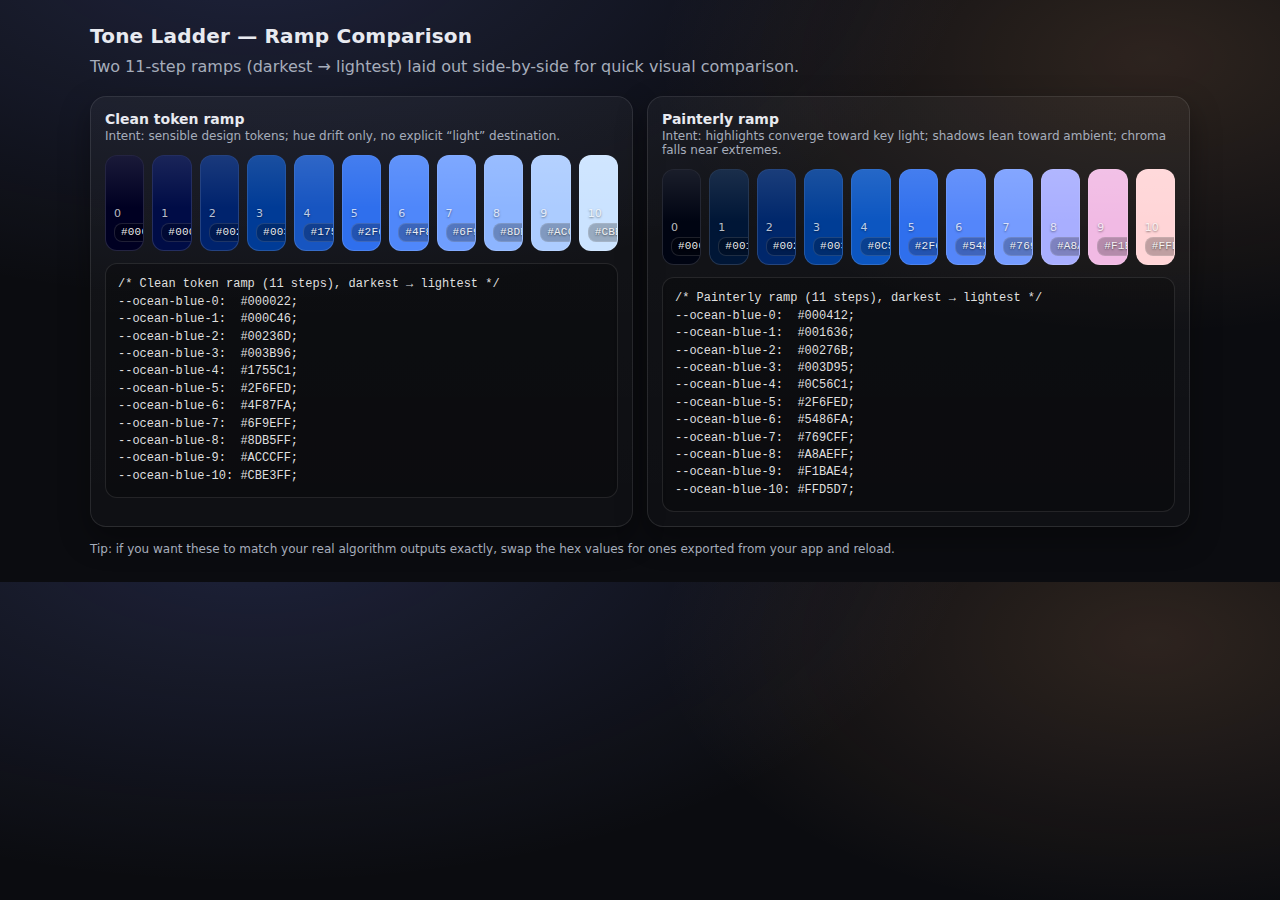
<file: ramp.html>
<!doctype html>
<html lang="en">
<head>
  <meta charset="utf-8" />
  <meta name="viewport" content="width=device-width, initial-scale=1" />
  <title>Tone Ladder — Ramp Comparison</title>
  <style>
    :root {
      --bg: #0b0c10;
      --card: #12141a;
      --text: #e8eaf0;
      --muted: #a6adbb;
      --border: rgba(255,255,255,0.10);
    }
    * { box-sizing: border-box; }
    body {
      margin: 0;
      font-family: system-ui, -apple-system, Segoe UI, Roboto, Helvetica, Arial, sans-serif;
      background: radial-gradient(1200px 600px at 20% -10%, rgba(120,140,255,0.18), transparent 60%),
                  radial-gradient(900px 500px at 90% 10%, rgba(255,180,120,0.14), transparent 55%),
                  var(--bg);
      color: var(--text);
      padding: 24px;
    }
    .wrap { max-width: 1100px; margin: 0 auto; }
    header {
      display: grid;
      gap: 8px;
      margin-bottom: 18px;
    }
    h1 { margin: 0; font-size: 20px; letter-spacing: 0.2px; }
    p { margin: 0; color: var(--muted); line-height: 1.4; }

    .grid {
      display: grid;
      grid-template-columns: 1fr;
      gap: 14px;
    }
    @media (min-width: 900px) {
      .grid { grid-template-columns: 1fr 1fr; }
    }

    .card {
      background: linear-gradient(180deg, rgba(255,255,255,0.04), rgba(255,255,255,0.02));
      border: 1px solid var(--border);
      border-radius: 16px;
      padding: 14px;
      box-shadow: 0 12px 30px rgba(0,0,0,0.35);
      overflow: hidden;
    }
    .card h2 {
      margin: 0 0 2px 0;
      font-size: 14px;
      font-weight: 650;
    }
    .card .meta {
      color: var(--muted);
      font-size: 12px;
      margin-bottom: 12px;
    }

    .ramp {
      display: grid;
      grid-template-columns: repeat(11, minmax(0, 1fr));
      gap: 8px;
      margin-bottom: 12px;
    }
    .swatch {
      border-radius: 12px;
      border: 1px solid rgba(255,255,255,0.14);
      min-height: 96px;
      position: relative;
      overflow: hidden;
    }
    .swatch::after{
      content:"";
      position:absolute;
      inset:0;
      background: linear-gradient(180deg, rgba(255,255,255,0.10), transparent 55%);
      pointer-events:none;
    }
    .label {
      position: absolute;
      left: 8px;
      right: 8px;
      bottom: 8px;
      font-size: 11px;
      line-height: 1.25;
      letter-spacing: 0.2px;
      color: rgba(255,255,255,0.92);
      text-shadow: 0 1px 2px rgba(0,0,0,0.55);
      display: grid;
      gap: 2px;
    }
    .label .idx { opacity: 0.8; font-variant-numeric: tabular-nums; }
    .label code {
      font-family: ui-monospace, SFMono-Regular, Menlo, Monaco, Consolas, "Liberation Mono", "Courier New", monospace;
      font-size: 11px;
      background: rgba(0,0,0,0.25);
      border: 1px solid rgba(255,255,255,0.12);
      border-radius: 8px;
      padding: 2px 6px;
      width: fit-content;
    }

    .vars {
      margin: 0;
      padding: 12px;
      background: rgba(0,0,0,0.25);
      border: 1px solid rgba(255,255,255,0.10);
      border-radius: 12px;
      overflow: auto;
      font-size: 12px;
      line-height: 1.45;
      color: rgba(255,255,255,0.88);
      font-family: ui-monospace, SFMono-Regular, Menlo, Monaco, Consolas, "Liberation Mono", "Courier New", monospace;
    }

    .note {
      margin-top: 14px;
      font-size: 12px;
      color: var(--muted);
    }
  </style>
</head>
<body>
  <div class="wrap">
    <header>
      <h1>Tone Ladder — Ramp Comparison</h1>
      <p>Two 11-step ramps (darkest → lightest) laid out side-by-side for quick visual comparison.</p>
    </header>

    <div class="grid">
      <!-- Clean token ramp -->
      <section class="card" aria-label="Clean token ramp">
        <h2>Clean token ramp</h2>
        <div class="meta">Intent: sensible design tokens; hue drift only, no explicit “light” destination.</div>

        <div class="ramp">
          <div class="swatch" style="background:#000022"><div class="label"><div class="idx">0</div><code>#000022</code></div></div>
          <div class="swatch" style="background:#000C46"><div class="label"><div class="idx">1</div><code>#000C46</code></div></div>
          <div class="swatch" style="background:#00236D"><div class="label"><div class="idx">2</div><code>#00236D</code></div></div>
          <div class="swatch" style="background:#003B96"><div class="label"><div class="idx">3</div><code>#003B96</code></div></div>
          <div class="swatch" style="background:#1755C1"><div class="label"><div class="idx">4</div><code>#1755C1</code></div></div>
          <div class="swatch" style="background:#2F6FED"><div class="label"><div class="idx">5</div><code>#2F6FED</code></div></div>
          <div class="swatch" style="background:#4F87FA"><div class="label"><div class="idx">6</div><code>#4F87FA</code></div></div>
          <div class="swatch" style="background:#6F9EFF"><div class="label"><div class="idx">7</div><code>#6F9EFF</code></div></div>
          <div class="swatch" style="background:#8DB5FF"><div class="label"><div class="idx">8</div><code>#8DB5FF</code></div></div>
          <div class="swatch" style="background:#ACCCFF"><div class="label"><div class="idx">9</div><code>#ACCCFF</code></div></div>
          <div class="swatch" style="background:#CBE3FF"><div class="label"><div class="idx">10</div><code>#CBE3FF</code></div></div>
        </div>

        <pre class="vars">/* Clean token ramp (11 steps), darkest → lightest */
--ocean-blue-0:  #000022;
--ocean-blue-1:  #000C46;
--ocean-blue-2:  #00236D;
--ocean-blue-3:  #003B96;
--ocean-blue-4:  #1755C1;
--ocean-blue-5:  #2F6FED;
--ocean-blue-6:  #4F87FA;
--ocean-blue-7:  #6F9EFF;
--ocean-blue-8:  #8DB5FF;
--ocean-blue-9:  #ACCCFF;
--ocean-blue-10: #CBE3FF;</pre>
      </section>

      <!-- Painterly ramp -->
      <section class="card" aria-label="Painterly ramp">
        <h2>Painterly ramp</h2>
        <div class="meta">Intent: highlights converge toward key light; shadows lean toward ambient; chroma falls near extremes.</div>

        <div class="ramp">
          <div class="swatch" style="background:#000412"><div class="label"><div class="idx">0</div><code>#000412</code></div></div>
          <div class="swatch" style="background:#001636"><div class="label"><div class="idx">1</div><code>#001636</code></div></div>
          <div class="swatch" style="background:#00276B"><div class="label"><div class="idx">2</div><code>#00276B</code></div></div>
          <div class="swatch" style="background:#003D95"><div class="label"><div class="idx">3</div><code>#003D95</code></div></div>
          <div class="swatch" style="background:#0C56C1"><div class="label"><div class="idx">4</div><code>#0C56C1</code></div></div>
          <div class="swatch" style="background:#2F6FED"><div class="label"><div class="idx">5</div><code>#2F6FED</code></div></div>
          <div class="swatch" style="background:#5486FA"><div class="label"><div class="idx">6</div><code>#5486FA</code></div></div>
          <div class="swatch" style="background:#769CFF"><div class="label"><div class="idx">7</div><code>#769CFF</code></div></div>
          <div class="swatch" style="background:#A8AEFF"><div class="label"><div class="idx">8</div><code>#A8AEFF</code></div></div>
          <div class="swatch" style="background:#F1BAE4"><div class="label"><div class="idx">9</div><code>#F1BAE4</code></div></div>
          <div class="swatch" style="background:#FFD5D7"><div class="label"><div class="idx">10</div><code>#FFD5D7</code></div></div>
        </div>

        <pre class="vars">/* Painterly ramp (11 steps), darkest → lightest */
--ocean-blue-0:  #000412;
--ocean-blue-1:  #001636;
--ocean-blue-2:  #00276B;
--ocean-blue-3:  #003D95;
--ocean-blue-4:  #0C56C1;
--ocean-blue-5:  #2F6FED;
--ocean-blue-6:  #5486FA;
--ocean-blue-7:  #769CFF;
--ocean-blue-8:  #A8AEFF;
--ocean-blue-9:  #F1BAE4;
--ocean-blue-10: #FFD5D7;</pre>
      </section>
    </div>

    <p class="note">
      Tip: if you want these to match your real algorithm outputs exactly, swap the hex values for ones exported from your app and reload.
    </p>
  </div>
</body>
</html>
</file>
<file: assets/css/styles.css>
*,
*::before,
*::after {
  box-sizing: border-box;
}

html {
  font-size: 16px;
  -webkit-font-smoothing: antialiased;
  -moz-osx-font-smoothing: grayscale;
}

body {
  margin: 0;
  padding: 24px;
  font-family: -apple-system, BlinkMacSystemFont, "Segoe UI", Roboto, Oxygen, Ubuntu, sans-serif;
  font-size: 0.875rem;
  line-height: 1.5;
  color: #1a1a1a;
  background: #fafafa;
}

h1, h2, h3 {
  margin: 0;
  font-weight: 600;
}

ul {
  list-style: none;
  margin: 0;
  padding: 0;
}

button {
  font-family: inherit;
  cursor: pointer;
}

input, select {
  font-family: inherit;
}

.app {
  display: grid;
  grid-template-columns: 1fr 280px;
  grid-template-rows: auto 1fr;
  gap: 24px;
  max-width: 1200px;
  margin: 0 auto;
}

.header {
  grid-column: 1/-1;
  padding-bottom: 16px;
  border-bottom: 1px solid #f0f0f0;
}
.header h1 {
  font-size: 1.5rem;
  font-weight: 700;
  letter-spacing: -0.02em;
}
.header .tagline {
  margin: 4px 0 0;
  color: #666666;
  font-size: 0.875rem;
}

.main {
  display: flex;
  flex-direction: column;
  gap: 24px;
}

.sidebar {
  display: flex;
  flex-direction: column;
  gap: 24px;
}

.panel {
  background: #ffffff;
  border: 1px solid #e0e0e0;
  border-radius: 8px;
  padding: 24px;
}
.panel__title {
  font-size: 0.75rem;
  font-weight: 600;
  text-transform: uppercase;
  letter-spacing: 0.05em;
  color: #666666;
  margin-bottom: 16px;
}

.panel--input {
  display: flex;
  flex-direction: column;
  gap: 16px;
}

.panel--preview {
  flex: 1;
  min-height: 200px;
}

.panel--export[hidden] {
  display: none;
}

.panel--history .panel__title,
.panel--starred .panel__title {
  margin-bottom: 8px;
}

.input-group {
  display: flex;
  flex-direction: column;
  gap: 4px;
}
.input-group > label {
  font-size: 0.75rem;
  font-weight: 500;
  color: #666666;
  display: flex;
  align-items: center;
  justify-content: space-between;
}

.input-row {
  display: flex;
  gap: 8px;
  align-items: center;
}

input[type=text],
input[type=number] {
  width: 100%;
  padding: 8px 16px;
  font-size: 0.875rem;
  border: 1px solid #e0e0e0;
  border-radius: 6px;
  background: #ffffff;
  transition: border-color 0.15s ease;
}
input[type=text]:focus,
input[type=number]:focus {
  outline: none;
  border-color: #2F6FED;
}
input[type=text]::placeholder,
input[type=number]::placeholder {
  color: #999999;
}
input[type=text].is-invalid,
input[type=number].is-invalid {
  border-color: #d32f2f;
}

.color-picker {
  width: 40px;
  height: 36px;
  padding: 2px;
  border: 1px solid #e0e0e0;
  border-radius: 6px;
  background: #ffffff;
  cursor: pointer;
  flex-shrink: 0;
}
.color-picker::-webkit-color-swatch-wrapper {
  padding: 0;
}
.color-picker::-webkit-color-swatch {
  border: none;
  border-radius: 4px;
}

.slider-container {
  display: flex;
  align-items: center;
  gap: 8px;
}

.slider-label {
  font-size: 0.6875rem;
  color: #999999;
  flex-shrink: 0;
  width: 40px;
}
.slider-label--left {
  text-align: right;
}
.slider-label--right {
  text-align: left;
}

.temperature-value {
  font-family: "SF Mono", SFMono-Regular, Consolas, "Liberation Mono", Menlo, monospace;
  font-size: 0.6875rem;
  color: #666666;
  background: #fafafa;
  padding: 2px 6px;
  border-radius: 4px;
}

input[type=range] {
  -webkit-appearance: none;
  appearance: none;
  flex: 1;
  height: 4px;
  background: #e0e0e0;
  border-radius: 2px;
  outline: none;
}
input[type=range]::-webkit-slider-thumb {
  -webkit-appearance: none;
  appearance: none;
  width: 16px;
  height: 16px;
  background: #2F6FED;
  border-radius: 50%;
  cursor: pointer;
  transition: transform 0.1s ease;
}
input[type=range]::-webkit-slider-thumb:hover {
  transform: scale(1.1);
}
input[type=range]::-moz-range-thumb {
  width: 16px;
  height: 16px;
  background: #2F6FED;
  border: none;
  border-radius: 50%;
  cursor: pointer;
}

.button-group {
  display: flex;
  gap: 1px;
  background: #e0e0e0;
  border-radius: 6px;
  overflow: hidden;
}

.btn-toggle {
  flex: 1;
  padding: 8px 16px;
  font-size: 0.8125rem;
  font-weight: 500;
  background: #ffffff;
  border: none;
  color: #666666;
  transition: background-color 0.15s ease, color 0.15s ease;
}
.btn-toggle:hover {
  background: #fafafa;
}
.btn-toggle[aria-pressed=true] {
  background: #2F6FED;
  color: white;
}

.btn {
  display: inline-flex;
  align-items: center;
  justify-content: center;
  gap: 4px;
  padding: 8px 24px;
  font-size: 0.875rem;
  font-weight: 500;
  border: none;
  border-radius: 6px;
  transition: background-color 0.15s ease, opacity 0.15s ease;
}
.btn:disabled {
  opacity: 0.5;
  cursor: not-allowed;
}

.btn--primary {
  background: #2F6FED;
  color: white;
}
.btn--primary:hover:not(:disabled) {
  background: #1a5ad9;
}

.btn--secondary {
  background: #fafafa;
  color: #1a1a1a;
  border: 1px solid #e0e0e0;
}
.btn--secondary:hover:not(:disabled) {
  background: #f0f0f0;
}

.btn--ghost {
  background: transparent;
  color: #2F6FED;
  padding: 4px 8px;
}
.btn--ghost:hover:not(:disabled) {
  background: rgba(47, 111, 237, 0.08);
}

.btn--danger {
  background: transparent;
  color: #d32f2f;
  border: 1px solid #e0e0e0;
}
.btn--danger:hover:not(:disabled) {
  background: rgba(211, 47, 47, 0.08);
  border-color: #d32f2f;
}

.btn--small {
  padding: 4px 8px;
  font-size: 0.75rem;
}

.ramp {
  display: flex;
  gap: 2px;
  height: 120px;
}

.swatch {
  flex: 1;
  display: flex;
  flex-direction: column;
  justify-content: flex-end;
  border-radius: 4px;
  overflow: hidden;
  position: relative;
}
.swatch__hex {
  font-family: "SF Mono", SFMono-Regular, Consolas, "Liberation Mono", Menlo, monospace;
  font-size: 0.625rem;
  text-align: center;
  padding: 4px;
  background: rgba(255, 255, 255, 0.9);
  color: #1a1a1a;
  backdrop-filter: blur(4px);
}

.swatch-strip {
  display: flex;
  height: 16px;
  border-radius: 2px;
  overflow: hidden;
}
.swatch-strip .swatch-mini {
  flex: 1;
}

.history-header {
  display: flex;
  align-items: center;
  justify-content: space-between;
  margin-bottom: 8px;
}
.history-header .panel__title {
  margin-bottom: 0;
}
.history-header .btn[hidden] {
  display: none;
}

.history-list {
  display: flex;
  flex-direction: column;
  gap: 4px;
}

.history-entry {
  display: flex;
  flex-direction: column;
  gap: 4px;
  padding: 8px;
  background: #fafafa;
  border-radius: 6px;
  cursor: pointer;
  transition: background-color 0.15s ease;
}
.history-entry:hover {
  background: #f0f0f0;
}
.history-entry.is-active {
  outline: 2px solid #2F6FED;
  outline-offset: -2px;
}

.history-entry__header {
  display: flex;
  align-items: center;
  gap: 8px;
}

.history-entry__info {
  flex: 1;
  min-width: 0;
}

.history-entry__label {
  font-size: 0.8125rem;
  font-weight: 500;
  white-space: nowrap;
  overflow: hidden;
  text-overflow: ellipsis;
}

.history-entry__hex {
  font-family: "SF Mono", SFMono-Regular, Consolas, "Liberation Mono", Menlo, monospace;
  font-size: 0.6875rem;
  color: #666666;
}

.history-entry__actions {
  display: flex;
  gap: 2px;
  flex-shrink: 0;
}

.btn-icon {
  display: flex;
  align-items: center;
  justify-content: center;
  width: 24px;
  height: 24px;
  padding: 0;
  background: transparent;
  border: none;
  border-radius: 4px;
  color: #999999;
  font-size: 0.875rem;
  transition: background-color 0.15s ease, color 0.15s ease;
}
.btn-icon:hover {
  background: rgba(0, 0, 0, 0.08);
  color: #1a1a1a;
}
.btn-icon--star:hover, .btn-icon--star.is-starred {
  color: #f59e0b;
}
.btn-icon--remove:hover {
  color: #d32f2f;
}

.history-empty {
  font-size: 0.8125rem;
  color: #999999;
  text-align: center;
  padding: 16px;
}
.history-empty[hidden] {
  display: none;
}

.history-actions {
  padding-top: 8px;
  border-top: 1px solid #f0f0f0;
}

.export-format {
  display: flex;
  flex-direction: column;
  gap: 16px;
}

.export-header {
  display: flex;
  align-items: center;
  gap: 16px;
}
.export-header label {
  font-size: 0.75rem;
  font-weight: 500;
  color: #666666;
}
.export-header select {
  flex: 1;
  padding: 4px 8px;
  font-size: 0.8125rem;
  border: 1px solid #e0e0e0;
  border-radius: 4px;
  background: #ffffff;
}
.export-header select:focus {
  outline: none;
  border-color: #2F6FED;
}

.export-code {
  margin: 0;
  padding: 16px;
  font-family: "SF Mono", SFMono-Regular, Consolas, "Liberation Mono", Menlo, monospace;
  font-size: 0.75rem;
  line-height: 1.6;
  background: #fafafa;
  border: 1px solid #f0f0f0;
  border-radius: 6px;
  overflow-x: auto;
  white-space: pre;
  max-height: 200px;
  overflow-y: auto;
}

.export-actions {
  display: flex;
  align-items: center;
  gap: 16px;
}

.copy-feedback,
.add-feedback {
  font-size: 0.75rem;
  color: #2e7d32;
  font-weight: 500;
}
.copy-feedback[hidden],
.add-feedback[hidden] {
  display: none;
}

.preview-status {
  font-weight: 400;
  color: #999999;
  font-size: 0.6875rem;
  text-transform: none;
  letter-spacing: 0;
}

.action-row {
  display: flex;
  align-items: center;
  gap: 12px;
}

@media (max-width: 768px) {
  body {
    padding: 16px;
  }
  .app {
    grid-template-columns: 1fr;
  }
  .sidebar {
    order: 2;
  }
  .main {
    order: 1;
  }
  .ramp {
    height: 80px;
  }
}
</file>
